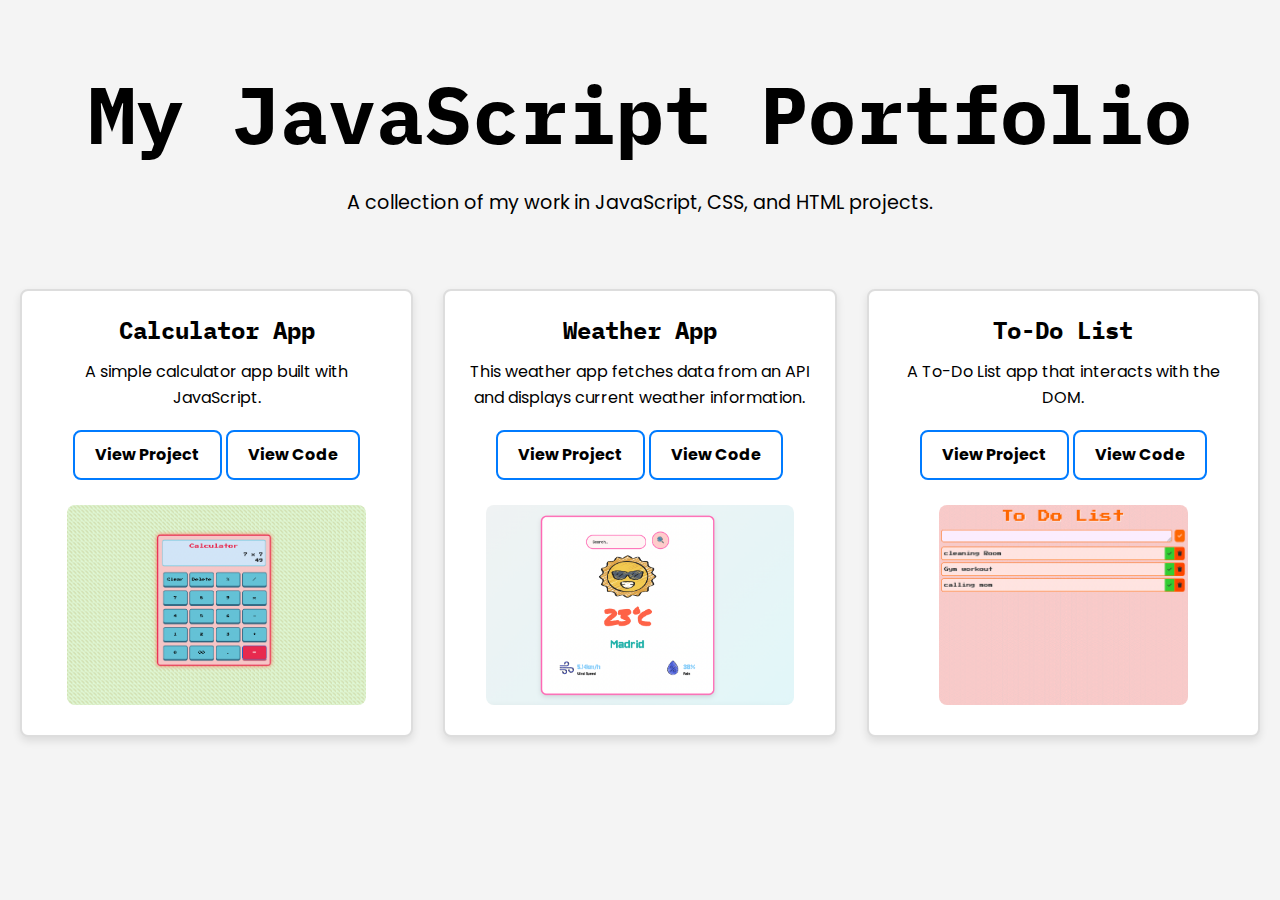
<file: index.html>
<!DOCTYPE html>
<html lang="en">
<head>
    <meta charset="UTF-8">
    <meta name="viewport" content="width=device-width, initial-scale=1.0">
    <title>My JavaScript Portfolio</title>
    <link href="https://fonts.googleapis.com/css2?family=Poppins:wght@400;700&family=IBM+Plex+Mono:wght@400;700&display=swap" rel="stylesheet">
    <link rel="stylesheet" href="style.css">
    <!-- Link to FontAwesome for Icons -->
    <link rel="stylesheet" href="https://cdnjs.cloudflare.com/ajax/libs/font-awesome/6.0.0-beta3/css/all.min.css">
</head>
<body>
  <header>
    <h1>My JavaScript Portfolio</h1>
    <p>A collection of my work in JavaScript, CSS, and HTML projects.</p>
  </header>

  <main>
      <!-- Container to hold all projects -->
      <div class="projects-container">
        <!-- Project 1: Calculator App -->
        <section id="calculator-app" class="grid-item">
          <div class="content">
            <h2>Calculator App</h2>
            <p>A simple calculator app built with JavaScript.</p>
            <a href="projects/TheCalculatorApp/index.html" class="btn">View Project</a>
            <a href="https://github.com/muhirwawilliam/Javscript-projects-portfolio/tree/main/projects/TheCalculatorApp" target="_blank" class="btn">View Code</a>
          </div>
          <div class="image">
            <img src="img/Calculator.png" alt="Calculator App Thumbnail">
          </div>
        </section>

        <!-- Project 2: Weather App -->
        <section id="weather-app" class="grid-item">
          <div class="content">
            <h2>Weather App</h2>
            <p>This weather app fetches data from an API and displays current weather information.</p>
            <a href="projects/TheWeatherApp" class="btn">View Project</a>
            <a href="https://github.com/muhirwawilliam/Javscript-projects-portfolio/tree/main/projects/TheWeatherApp" target="_blank" class="btn">View Code</a>
          </div>
          <div class="image">
            <img src="img/WeerApp.png" alt="Weather App Thumbnail">
          </div>
        </section>

        <!-- Project 3: To-Do List App -->
        <section id="todolist-app" class="grid-item">
          <div class="content">
            <h2>To-Do List</h2>
            <p>A To-Do List app that interacts with the DOM.</p>
            <a href="projects/TodoList/index.html" class="btn">View Project</a>
            <a href="https://github.com/muhirwawilliam/Javscript-projects-portfolio/tree/main/projects/TodoList" target="_blank" class="btn">View Code</a>
          </div>
          <div class="image">
            <img src="img/TodoListApp.png" alt="To-Do List App Thumbnail">
          </div>
        </section>
      </div>
  </main>

</body>
</html>
</file>
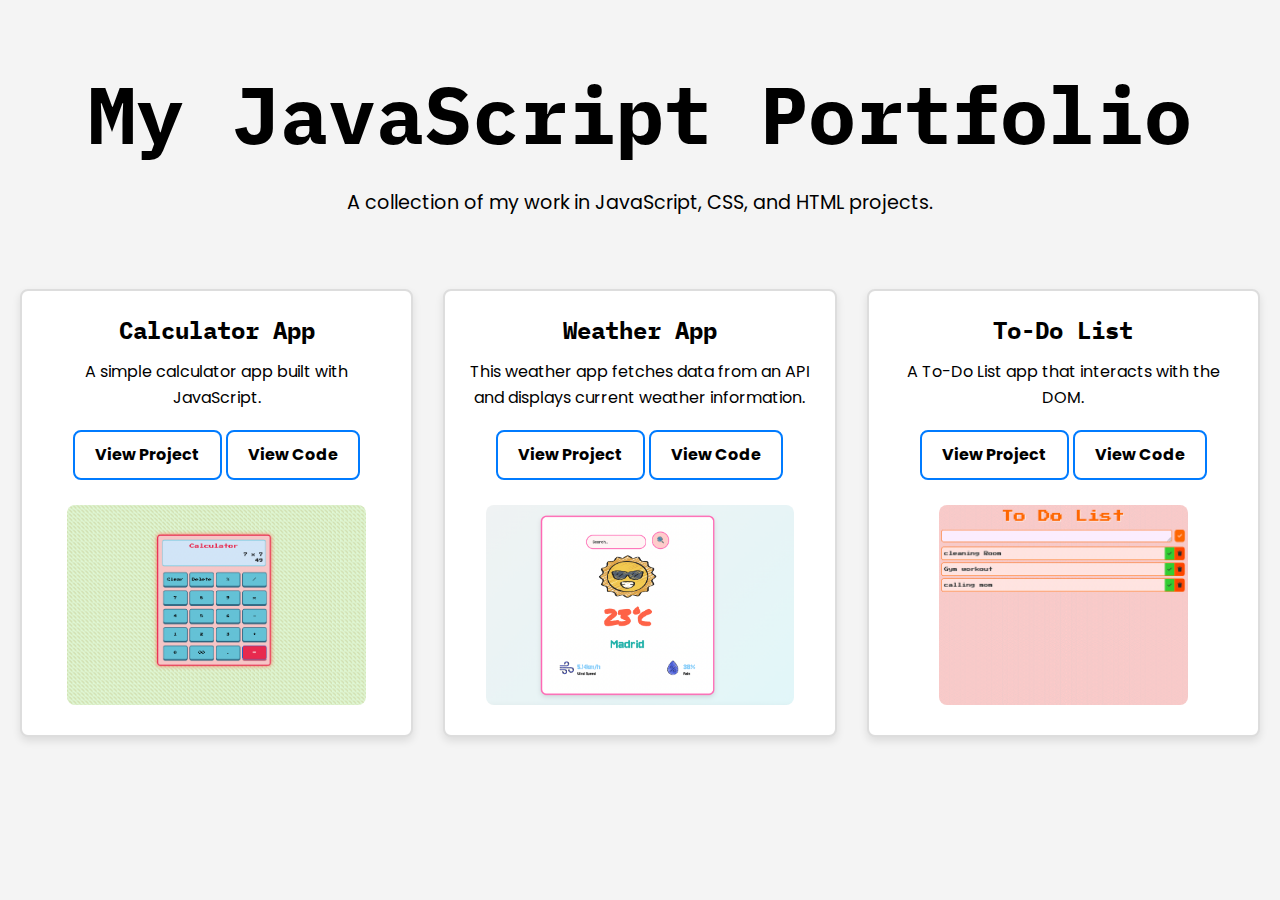
<file: Main/index.html>
<!DOCTYPE html>
<html lang="en">
<head>
    <meta charset="UTF-8">
    <meta name="viewport" content="width=device-width, initial-scale=1.0">
    <title>My JavaScript Portfolio</title>
    <link href="https://fonts.googleapis.com/css2?family=Poppins:wght@400;700&family=IBM+Plex+Mono:wght@400;700&display=swap" rel="stylesheet">
    <link rel="stylesheet" href="style.css">
    <!-- Link to FontAwesome for Icons -->
    <link rel="stylesheet" href="https://cdnjs.cloudflare.com/ajax/libs/font-awesome/6.0.0-beta3/css/all.min.css">
</head>
<body>
  <header>
    <h1>My JavaScript Portfolio</h1>
    <p>A collection of my work in JavaScript, CSS, and HTML projects.</p>
  </header>

  <main>
      <!-- Container to hold all projects -->
      <div class="projects-container">
        <!-- Project 1: Calculator App -->
        <section id="calculator-app" class="grid-item">
          <div class="content">
            <h2>Calculator App</h2>
            <p>A simple calculator app built with JavaScript.</p>
            <a href="projects/TheCalculatorApp/index.html" class="btn">View Project</a>
            <a href="https://github.com/muhirwawilliam/Javscript-projects-portfolio/tree/main/Main" target="_blank" class="btn">View Code</a>
          </div>
          <div class="image">
            <img src="img/Calculator.png" alt="Calculator App Thumbnail">
          </div>
        </section>

        <!-- Project 2: Weather App -->
        <section id="weather-app" class="grid-item">
          <div class="content">
            <h2>Weather App</h2>
            <p>This weather app fetches data from an API and displays current weather information.</p>
            <a href="projects/TheWeatherApp" class="btn">View Project</a>
            <a href="https://github.com/muhirwawilliam/Javscript-projects-portfolio/tree/main/Main" target="_blank" class="btn">View Code</a>
          </div>
          <div class="image">
            <img src="img/WeerApp.png" alt="Weather App Thumbnail">
          </div>
        </section>

        <!-- Project 3: To-Do List App -->
        <section id="todolist-app" class="grid-item">
          <div class="content">
            <h2>To-Do List</h2>
            <p>A To-Do List app that interacts with the DOM.</p>
            <a href="projects/TodoList/index.html" class="btn">View Project</a>
            <a href="https://github.com/muhirwawilliam/Javscript-projects-portfolio/tree/main/Main" target="_blank" class="btn">View Code</a>
          </div>
          <div class="image">
            <img src="img/TodoListApp.png" alt="To-Do List App Thumbnail">
          </div>
        </section>
      </div>
  </main>

</body>
</html>
</file>
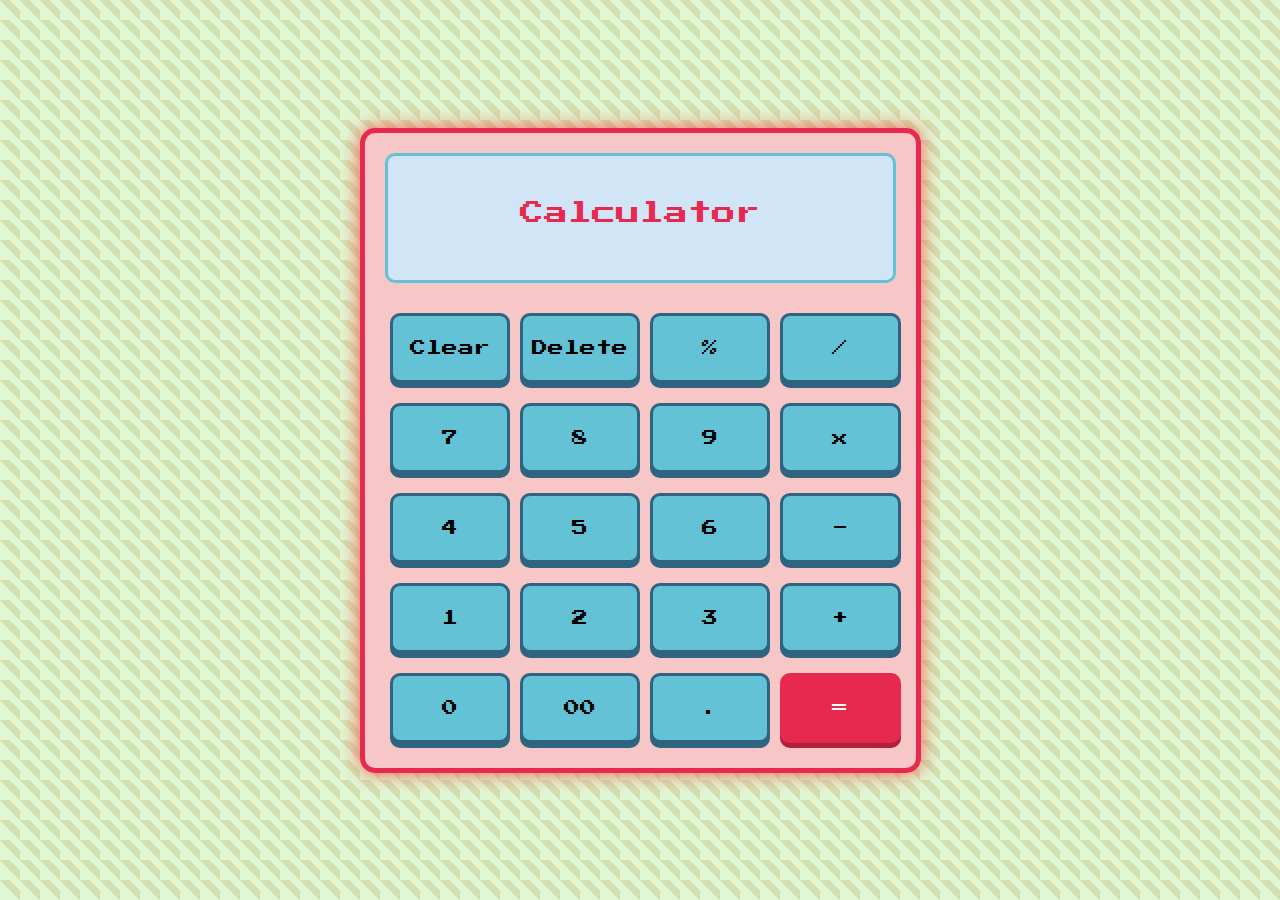
<file: TheCalculator app/index.html>
<!DOCTYPE html>
<html lang="en">
<head>
    <meta charset="UTF-8">
    <meta http-equiv="X-UA-Compatible" content="IE=edge">
    <meta name="viewport" content="width=device-width, initial-scale=1.0">
    <title>My Calculator</title>

    <link rel="stylesheet" href="style.css">
    <script src="script.js" defer></script>
</head>
<body>
    <div class="container">
        <div class="output">
            <div class="title">Calculator</div>
            <div class="overoutput"></div>
            <div class="underoutput"></div>
            <div class="tempoutput"></div>
        </div>
        <button class="clear">Clear</button>
        <button class="delete">Delete</button>
        <button class="operation">%</button>
        <button class="operation">/</button>
        <button class="number">7</button>
        <button class="number">8</button>
        <button class="number">9</button>
        <button class="operation">x</button>
        <button class="number">4</button>
        <button class="number">5</button>
        <button class="number">6</button>
        <button class="operation">-</button>
        <button class="number">1</button>
        <button class="number">2</button>
        <button class="number">3</button>
        <button class="operation">+</button>
        <button class="number">0</button>
        <button class="number">00</button>
        <button class="number">.</button>
        <button class="result">=</button>
    </div>
</body>
</html>
</file>
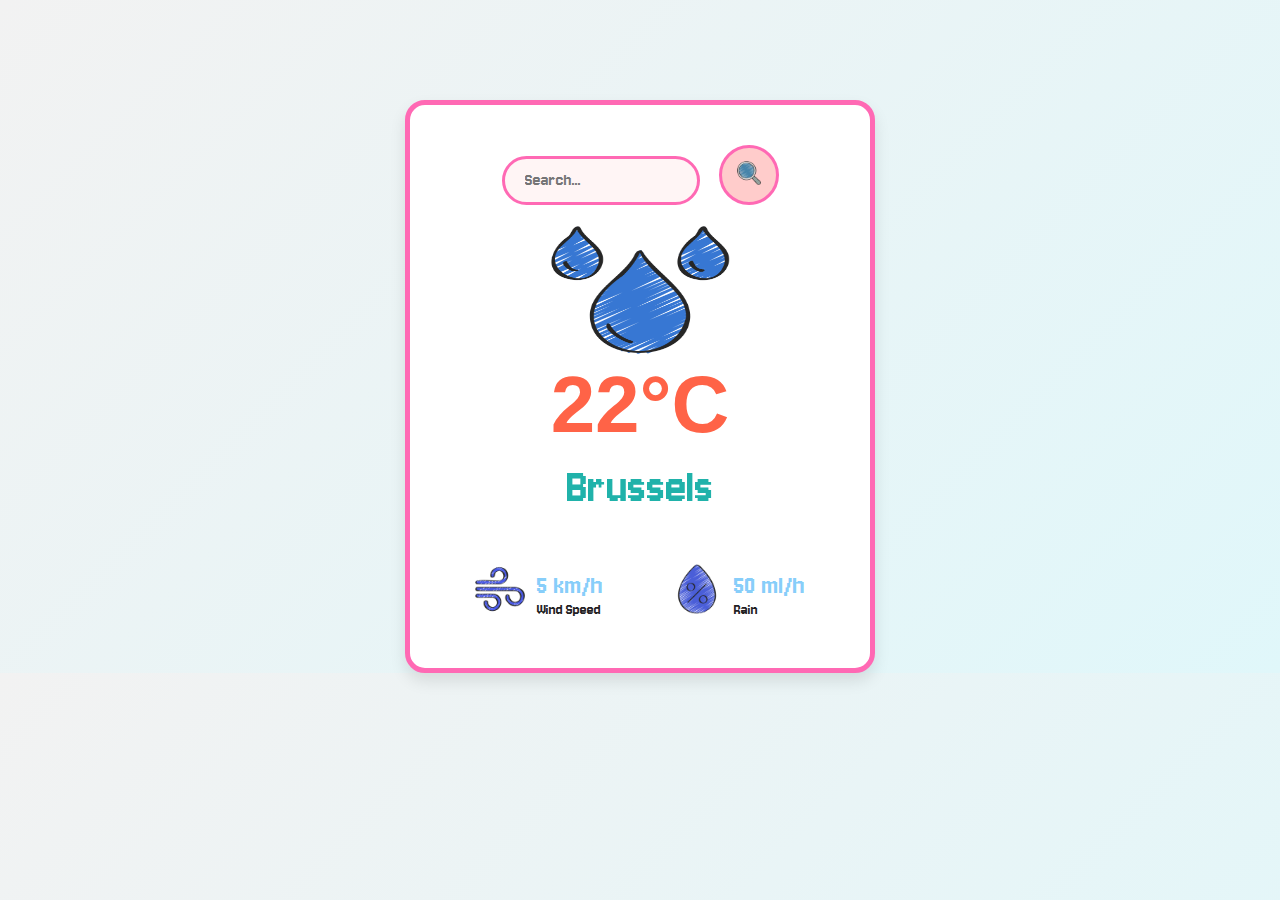
<file: TheWeatherApp/index.html>
<!DOCTYPE html>
<html lang="en">
<head>
  <meta charset="UTF-8">
  <meta name="viewport" content="width=device-width, initial-scale=1.0">
  <title>My Weather App</title>
  <link rel="stylesheet" href="style.css">
  <script defer src="script.js"></script> <!-- Use defer to ensure the script runs after the HTML is loaded -->
</head>
<body>
  <div class="card">
    <div class="search">
      <input class="search-input" type="text" placeholder="Search..." spellcheck="false">
      <button class="search-button"><img src="img/zoekglas.png" alt="search-button"></button>
    </div>
    <div class="weather">
      <img src="img/regenen.png" class="weather-icon" alt="weather-icon">
      <h1 class="temperature">22°C</h1>
      <h2 class="city">Brussels</h2>
      <div class="details">
        <div class="col">
          <img src="img/harde-wind.png" class="weather-icon-details" alt="wind-icon">
          <div>
            <p class="wind-speed">5 km/h</p>
            <p>Wind Speed</p>
          </div>
        </div>
        <div class="col">
          <img src="img/humideit.png" class="weather-icon-details" alt="rain-icon">
          <div>
            <p class="rain">50 ml/h</p>
            <p>Rain</p>
          </div>
        </div>
      </div>
    </div>
  </div>
</body>
</html>
</file>
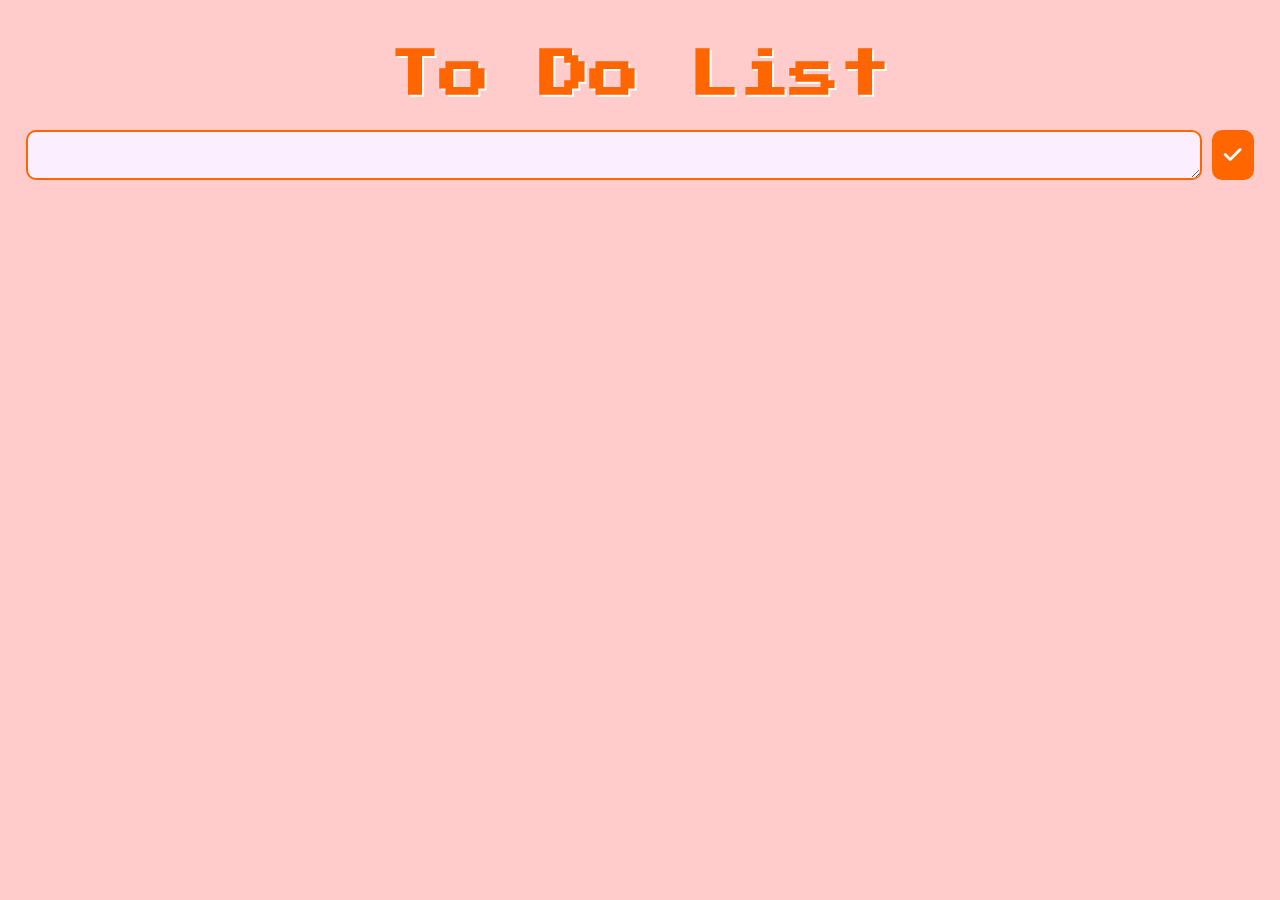
<file: TodoList/index.html>
<!DOCTYPE html>
<html lang="en">

<head>
    <meta charset="UTF-8">
    <meta http-equiv="X-UA-Compatible" content="IE=edge">
    <meta name="viewport" content="width=device-width, initial-scale=1.0">

    <script src="script.js" defer></script>
    <link rel="stylesheet" href="style.css">
    <link rel="stylesheet" href="https://cdnjs.cloudflare.com/ajax/libs/font-awesome/6.0.0/css/all.min.css">

    <title>Document</title>
</head>

<body>
    <div class="container-title">
        <h1>To Do List</h1>
    </div>
    <div class="container">
        <div class="inputcol">
            <textarea name="text" class="textarea"></textarea>
            <button type="button" class="buttoninput"><i class="fa-solid fa-check"></i></button>
        </div>
    </div>
    <div class="todolist">

    </div>
</body>

</html>
</file>
<file: TheWeatherApp/style.css>
@import url('https://fonts.googleapis.com/css2?family=Concert+One&family=Jersey+10&family=Montserrat:ital,wght@0,100..900;1,100..900&family=Permanent+Marker&family=Roboto+Mono:ital,wght@0,100..700;1,100..700&family=Silkscreen:wght@400;700&family=Tiny5&display=swap');

* {
  margin: 0;
  padding: 0;
  font-family: 'Jersey 10', sans-serif;
  box-sizing: border-box;
}

body {
  background: linear-gradient(135deg, #f2f2f2, #e0f7fa); /* Light gradient background */
}

.card {
  width: 90%;
  max-width: 470px;
  background: #ffffff;
  color: #222;
  margin: 100px auto 0;
  border-radius: 20px;
  padding: 40px 35px;
  text-align: center;
  border: 5px solid #FF69B4; /* Vibrant pink outline */
  box-shadow: 0px 8px 16px rgba(0, 0, 0, 0.1); /* Light shadow for subtle depth */
}

.search-button img {
  width: 24px;
  height: 24px;
  margin: 0 12px 0 12px;
  border-style: none;
  cursor: pointer;
}

.search-button {
  background: #ffcccb; /* Light pink background */
  border: 3px solid #FF69B4;
  align-items: center;
  border-radius: 50%;
  width: 60px;
  height: 60px;
  cursor: pointer;
}

.search-input {
  border: 3px solid #FF69B4;
  outline: 0;
  background-color: #FFF5F5; /* Light pink background */
  color: #555;
  padding: 12px 20px;
  border-radius: 30px;
  flex: 1;
  margin-right: 16px;
  font-size: 18px;
  font-family: 'Jersey 10', sans-serif;
}

.weather-icon {
  width: 180px;
  height: 130px;
  margin-top: 20px;
}

.weather-icon-details {
  width: 120px;
  height: 90px;
  margin-top: 20px;
}

.weather h1 {
  font-size: 80px;
  font-weight: 700;
  font-family: 'Permanent Marker', sans-serif;
  color: #FF6347; /* Tomato color */
  margin-bottom: 20px;
}

.weather h2 {
  font-size: 50px;
  font-weight: 400;
  margin-top: -10px;
  font-family: 'Jersey 10', sans-serif;
  color: #20B2AA; /* Light teal */
}

.details {
  display: flex;
  align-items: center;
  justify-content: space-between;
  padding: 50px 30px 10px 30px;
}

.col {
  display: flex;
  align-items: center;
  text-align: left;
}

.col img {
  width: 50px;
  height: 50px;
  margin-right: 12px;
  margin-top: -5px;
}

.rain, .wind-speed {
  font-size: 28px;
  margin-top: 6px;
  font-family: 'Jersey 10', sans-serif;
  color: #87CEFA; /* Light sky blue */
}
</file>
<file: TodoList/style.css>
@import url('https://fonts.googleapis.com/css2?family=Press+Start+2P&display=swap');

* {
  margin: 0;
  padding: 0;
  box-sizing: border-box;
  font-family: 'Press Start 2P', cursive;
}

body {
  background-image: linear-gradient(to right, #605e7e, #6b73c1, #37b3cc);
  margin: 50px 2%;
  background-color: #2a2a2a;
  color: #fff;
}

/* container title */
.container-title {
  font-size: 25px;
  text-align: center;
  margin: 0 0 30px 0;
  color: #ffcc00;
  text-shadow: 2px 2px #000;
}

/* container */
.inputcol {
  display: grid;
  column-gap: 10px;
  grid-template-columns: 1fr auto;
  justify-content: center;
  margin-top: 10px;
}

.textarea {
  min-height: 50px;
  height: 50px;
  max-width: 100%;
  min-width: 100%;
  border-radius: 10px;
  border: 2px solid #ffcc00;
  font-size: 20px;
  padding: 10px;
  background-color: #333;
  color: #fff;
  font-family: 'Press Start 2P', cursive;
  text-shadow: 1px 1px #000;
}

.textarea::-webkit-scrollbar-track {
  border-radius: 10px;
  background-color: #555;
}

.textarea::-webkit-scrollbar {
  width: 10px;
}

.textarea::-webkit-scrollbar-thumb {
  border-radius: 10px;
  background-color: #ffcc00;
}

.textarea:focus {
  outline: none;
  border-color: #ff5733;
}

.buttoninput {
  border-radius: 10px;
  border: 2px solid #ffcc00;
  background-color: #ff5733;
  font-size: 20px;
  color: white;
  padding: 0 10px;
  height: 50px;
  display: flex;
  align-items: center;
  justify-content: center;
}

.buttoninput:hover {
  background-color: #ffcc00;
  color: #2a2a2a;
  border-color: #ff5733;
}

.todolist {
  margin-top: 20px;
}

.itemall {
  display: grid;
  grid-template-columns: 1fr auto auto;
  justify-content: center;
  margin-bottom: 10px;
  background-color: #444;
  border-radius: 10px;
  border: 2px solid #ffcc00;
}

.item, .check-button, .trash-button {
  border: none;
  background-color: transparent;
  min-height: 50px;
  padding: 10px;
  color: white;
  font-size: 18px;
}

.item {
  word-wrap: break-word;
  word-break: break-all;
  display: grid;
  align-content: center;
  text-shadow: 1px 1px #000;
}

.check-button, .trash-button {
  font-size: 20px;
  padding: 10px;
  display: flex;
  align-items: center;
  justify-content: center;
}

.check-button {
  background-color: #28a745;
  border-radius: 0;
  border-right: 2px solid #ffcc00;
}

.trash-button {
  background-color: #dc3545;
  border-radius: 0;
  border-left: 2px solid #ffcc00;
}

.check-button:hover {
  background-color: #218838;
}

.trash-button:hover {
  background-color: #c82333;
}

.checklist .item {
  text-decoration: line-through;
  color: #999;
}

.fa-check, .fa-trash {
  pointer-events: none;
}

button, .check-button, .trash-button {
  cursor: pointer;
}
@import url('https://fonts.googleapis.com/css2?family=Press+Start+2P&display=swap');

* {
  margin: 0;
  padding: 0;
  box-sizing: border-box;
  font-family: 'Press Start 2P', cursive;
}

body {
  background-color: #ffcccb;
  background-image: url('https://www.transparenttextures.com/patterns/dimension.png'); /* Retro pixel pattern */
  margin: 50px 2%;
  color: #2a2a2a;
}

/* container title */
.container-title {
  font-size: 25px;
  text-align: center;
  margin: 0 0 30px 0;
  color: #ff6600;
  text-shadow: 2px 2px #fff;
}

/* container */
.inputcol {
  display: grid;
  column-gap: 10px;
  grid-template-columns: 1fr auto;
  justify-content: center;
  margin-top: 10px;
}

.textarea {
  min-height: 50px;
  height: 50px;
  max-width: 100%;
  min-width: 100%;
  border-radius: 10px;
  border: 2px solid #ff6600;
  font-size: 20px;
  padding: 10px;
  background-color: #fbeeff; /* Lighter playful color */
  color: #2a2a2a;
  font-family: 'Press Start 2P', cursive;
  text-shadow: 1px 1px #fff;
}

.textarea::-webkit-scrollbar-track {
  border-radius: 10px;
  background-color: #ffb6c1; /* Light pink */
}

.textarea::-webkit-scrollbar {
  width: 10px;
}

.textarea::-webkit-scrollbar-thumb {
  border-radius: 10px;
  background-color: #ff6600; /* Retro orange */
}

.textarea:focus {
  outline: none;
  border-color: #ff6600;
}

.buttoninput {
  border-radius: 10px;
  border: 2px solid #ff6600;
  background-color: #ff6600;
  font-size: 20px;
  color: white;
  padding: 0 10px;
  height: 50px;
  display: flex;
  align-items: center;
  justify-content: center;
}

.buttoninput:hover {
  background-color: #fff;
  color: #ff6600;
  border-color: #ff6600;
}

.todolist {
  margin-top: 20px;
}

.itemall {
  display: grid;
  grid-template-columns: 1fr auto auto;
  justify-content: center;
  margin-bottom: 10px;
  background-color: #ffe4e1; /* Lighter playful color */
  border-radius: 10px;
  border: 2px solid #ff6600;
}

.item, .check-button, .trash-button {
  border: none;
  background-color: transparent;
  min-height: 50px;
  padding: 10px;
  color: #2a2a2a;
  font-size: 18px;
}

.item {
  word-wrap: break-word;
  word-break: break-all;
  display: grid;
  align-content: center;
  text-shadow: 1px 1px #fff;
}

.check-button, .trash-button {
  font-size: 20px;
  padding: 10px;
  display: flex;
  align-items: center;
  justify-content: center;
}

.check-button {
  background-color: #32cd32; /* Lighter playful green */
  border-radius: 0;
  border-right: 2px solid #ff6600;
}

.trash-button {
  background-color: #ff4500; /* Lighter retro orange-red */
  border-radius: 0;
  border-left: 2px solid #ff6600;
}

.check-button:hover {
  background-color: #3cb371;
}

.trash-button:hover {
  background-color: #ff6347;
}

.checklist .item {
  text-decoration: line-through;
  color: #999;
}

.fa-check, .fa-trash {
  pointer-events: none;
}

button, .check-button, .trash-button {
  cursor: pointer;
}
</file>
<file: style.css>
/* General reset and font settings */
* {
  margin: 0;
  padding: 0;
  box-sizing: border-box;
}

body {
  font-family: 'Poppins', sans-serif; /* Default font for body */
  line-height: 1.6;
  background: #f4f4f4;
}

/* Header styling */
header {
  text-align: center;
  padding: 50px 20px;
}

header h1 {
  font-family: 'IBM Plex Mono', monospace; /* IBM Plex Mono for headings */
  font-size: 5em;
  font-weight: bold; /* Bold title */
  margin-bottom: 10px;
}

header p {
  font-family: 'Poppins', sans-serif; /* Regular Poppins font for paragraphs */
  font-size: 1.2em;
}

/* Main content styling */
main {
  padding: 20px;
}

.projects-container {
  display: flex;
  justify-content: space-between;
  gap: 20px;
  flex-wrap: wrap;
}

.grid-item {
  background: #fff;
  border: 2px solid #ddd;
  border-radius: 8px;
  padding: 20px;
  width: calc(33.333% - 20px); /* Adjust width to fit 3 items per row with gaps */
  box-shadow: 0 4px 8px rgba(0, 0, 0, 0.1);
  box-sizing: border-box;
  text-align: center;
  margin-bottom: 20px; /* Add space between rows */
  display: flex;
  flex-direction: column;
}

.grid-item .content {
  margin-bottom: 20px;
}

.grid-item .content h2 {
  font-family: 'IBM Plex Mono', monospace; /* IBM Plex Mono for project titles */
  font-size: 1.5em;
  font-weight: bold; /* Bold titles */
  margin-bottom: 10px;
}

.grid-item .content p {
  font-family: 'Poppins', sans-serif; /* Regular Poppins font for project descriptions */
  font-size: 1em;
  margin-bottom: 15px;
}

/* Button Styling */
.btn {
  display: inline-block;
  padding: 10px 20px;
  border: 2px solid #007bff;
  border-radius: 8px;
  color: #007bff;
  text-decoration: none;
  font-family: 'Poppins', sans-serif; /* Use Poppins for button text */
  font-weight: 700;
  text-align: center;
  transition: background-color 0.3s, color 0.3s;
}

.btn:hover {
  background-color: rgba(255, 192, 203, 0.5); /* Light pink with opacity */
  color: #007bff;
}

/* Adjust link color within buttons */
.btn {
  color: inherit;
}

/* Ensure buttons within grid items */
.grid-item .content .btn {
  margin: 5px 0;
}

.grid-item .image {
  display: flex;
  justify-content: center;
  align-items: center;
  height: 200px; /* Set a fixed height for the image container */
  margin-bottom: 10px; /* Space between image and content */
}

.grid-item .image img {
  max-width: 100%;
  max-height: 100%;
  height: 100%; /* Ensure the image fills the container */
  object-fit: cover; /* Maintain aspect ratio and cover the container */
  border-radius: 8px; /* Match image border radius with card */
}

@media screen and (max-width: 768px) {
  .projects-container {
    flex-direction: column; /* Stack items vertically */
    align-items: center;
  }

  .grid-item {
    width: 100%; /* Take full width on smaller screens */
    margin-bottom: 20px; /* Add spacing between items */
  }
}
</file>
<file: Main/style.css>
/* General reset and font settings */
* {
  margin: 0;
  padding: 0;
  box-sizing: border-box;
}

body {
  font-family: 'Poppins', sans-serif; /* Default font for body */
  line-height: 1.6;
  background: #f4f4f4;
}

/* Header styling */
header {
  text-align: center;
  padding: 50px 20px;
}

header h1 {
  font-family: 'IBM Plex Mono', monospace; /* IBM Plex Mono for headings */
  font-size: 5em;
  font-weight: bold; /* Bold title */
  margin-bottom: 10px;
}

header p {
  font-family: 'Poppins', sans-serif; /* Regular Poppins font for paragraphs */
  font-size: 1.2em;
}

/* Main content styling */
main {
  padding: 20px;
}

.projects-container {
  display: flex;
  justify-content: space-between;
  gap: 20px;
  flex-wrap: wrap;
}

.grid-item {
  background: #fff;
  border: 2px solid #ddd;
  border-radius: 8px;
  padding: 20px;
  width: calc(33.333% - 20px); /* Adjust width to fit 3 items per row with gaps */
  box-shadow: 0 4px 8px rgba(0, 0, 0, 0.1);
  box-sizing: border-box;
  text-align: center;
  margin-bottom: 20px; /* Add space between rows */
  display: flex;
  flex-direction: column;
}

.grid-item .content {
  margin-bottom: 20px;
}

.grid-item .content h2 {
  font-family: 'IBM Plex Mono', monospace; /* IBM Plex Mono for project titles */
  font-size: 1.5em;
  font-weight: bold; /* Bold titles */
  margin-bottom: 10px;
}

.grid-item .content p {
  font-family: 'Poppins', sans-serif; /* Regular Poppins font for project descriptions */
  font-size: 1em;
  margin-bottom: 15px;
}

/* Button Styling */
.btn {
  display: inline-block;
  padding: 10px 20px;
  border: 2px solid #007bff;
  border-radius: 8px;
  color: #007bff;
  text-decoration: none;
  font-family: 'Poppins', sans-serif; /* Use Poppins for button text */
  font-weight: 700;
  text-align: center;
  transition: background-color 0.3s, color 0.3s;
}

.btn:hover {
  background-color: rgba(255, 192, 203, 0.5); /* Light pink with opacity */
  color: #007bff;
}

/* Adjust link color within buttons */
.btn {
  color: inherit;
}

/* Ensure buttons within grid items */
.grid-item .content .btn {
  margin: 5px 0;
}

.grid-item .image {
  display: flex;
  justify-content: center;
  align-items: center;
  height: 200px; /* Set a fixed height for the image container */
  margin-bottom: 10px; /* Space between image and content */
}

.grid-item .image img {
  max-width: 100%;
  max-height: 100%;
  height: 100%; /* Ensure the image fills the container */
  object-fit: cover; /* Maintain aspect ratio and cover the container */
  border-radius: 8px; /* Match image border radius with card */
}

@media screen and (max-width: 768px) {
  .projects-container {
    flex-direction: column; /* Stack items vertically */
    align-items: center;
  }

  .grid-item {
    width: 100%; /* Take full width on smaller screens */
    margin-bottom: 20px; /* Add spacing between items */
  }
}
</file>
<file: TheCalculator app/style.css>
/* Import a pixelated font */
@import url('https://fonts.googleapis.com/css2?family=Press+Start+2P&display=swap');

/* General Reset */
body, button, div {
  margin: 0;
  padding: 0;
  box-sizing: border-box;
}

/* Body Styling */
body {
  font-family: 'Press Start 2P', cursive;
  background-color: #e0f7d4; /* Light greenish background inspired by retro Mario palettes */
  color: #000;
  display: flex;
  justify-content: center;
  align-items: center;
  height: 100vh;
  overflow: hidden;
  background-image: repeating-linear-gradient(
      45deg,
      #d3e0b1 25%,
      transparent 25%,
      transparent 50%,
      #d3e0b1 50%,
      #d3e0b1 75%,
      transparent 75%,
      transparent
  );
  background-size: 20px 20px;
  padding: 20px; /* Added padding to ensure the container doesn't touch the screen edges */
}

/* Container Styling */
.container {
  width: 100%;
  max-width: 561px;
  background-color: #f7c6c7; /* Light pink background for the calculator container */
  border: 5px solid #e8294f; /* Bright red border inspired by Mario's outfit */
  border-radius: 15px;
  padding: 20px;
  box-shadow: 0 0 20px #f45a4b; /* Soft red glow effect */
  display: grid;
  grid-template-columns: repeat(4, 1fr);
  gap: 10px;
  margin: 0 auto; /* Centering the container */
}

/* Output Styling */
.output {
  background-color: #d1e5f7; /* Light blue for the output screen */
  border: 3px solid #64c2d6; /* Darker blue border */
  border-radius: 10px;
  height: 130px;
  margin-bottom: 15px;
  display: flex;
  flex-direction: column;
  justify-content: center;
  padding: 10px;
  color: #000; /* Black text color */
  font-size: 1.2rem;
  text-align: right;
  line-height: 1.5;
  grid-column: span 4;
}

/* Title Styling */
.title {
    font-size: 1.5rem;
    text-align: center;
    margin-bottom: 10px;
    color: #e8294f; /* Bright red for the title */
}

/* Button Styling */
button {
  background-color: #64c2d6; /* Light blue buttons */
  border: 3px solid #2e647f; /* Darker blue border */
  color: #000; /* Black text color */
  font-family: 'Press Start 2P', cursive;
  font-size: 1rem;
  width: 100%;
  height: 70px;
  margin: 5px;
  border-radius: 10px;
  cursor: pointer;
  transition: all 0.2s;
  box-shadow: 0 5px #2e647f; /* Dark blue shadow */
}

button:hover {
  background-color: #2e647f; /* Darker blue on hover */
  color: #fff; /* White text color on hover */
  box-shadow: 0 5px #64c2d6; /* Light blue shadow */
}

button:active {
  box-shadow: 0 2px #2e647f;
  transform: translateY(2px);
}

/* Result Button Styling */
.result {
  background-color: #e8294f; /* Bright red for the result button */
  color: #fff; /* White text */
  border: 3px solid #e8294f;
  box-shadow: 0 5px #b1203d; /* Darker red shadow */
}

.result:hover {
  background-color: #b1203d; /* Darker red on hover */
  color: #fff;
  box-shadow: 0 5px #e8294f;
}

/* Responsive Design Adjustments */
@media (max-width: 768px) {
    .container {
      width: 90%;
      max-width: 100%;
      margin: 0 auto; /* Ensure the container is centered on smaller screens */
    }

    button {
      font-size: 0.9rem;
      height: 60px;
    }

    .output {
      height: 100px;
      font-size: 1rem;
    }
}

@media (max-width: 480px) {
    .container {
      width: 100%;
      gap: 8px;
      padding: 10px;
      margin: 0 10px; /* Add a small margin on mobile devices */
    }

    button {
      font-size: 0.8rem;
      height: 50px;
      margin: 3px;
    }

    .output {
      height: 80px;
      font-size: 0.9rem;
      padding: 5px;
    }
}
</file>
